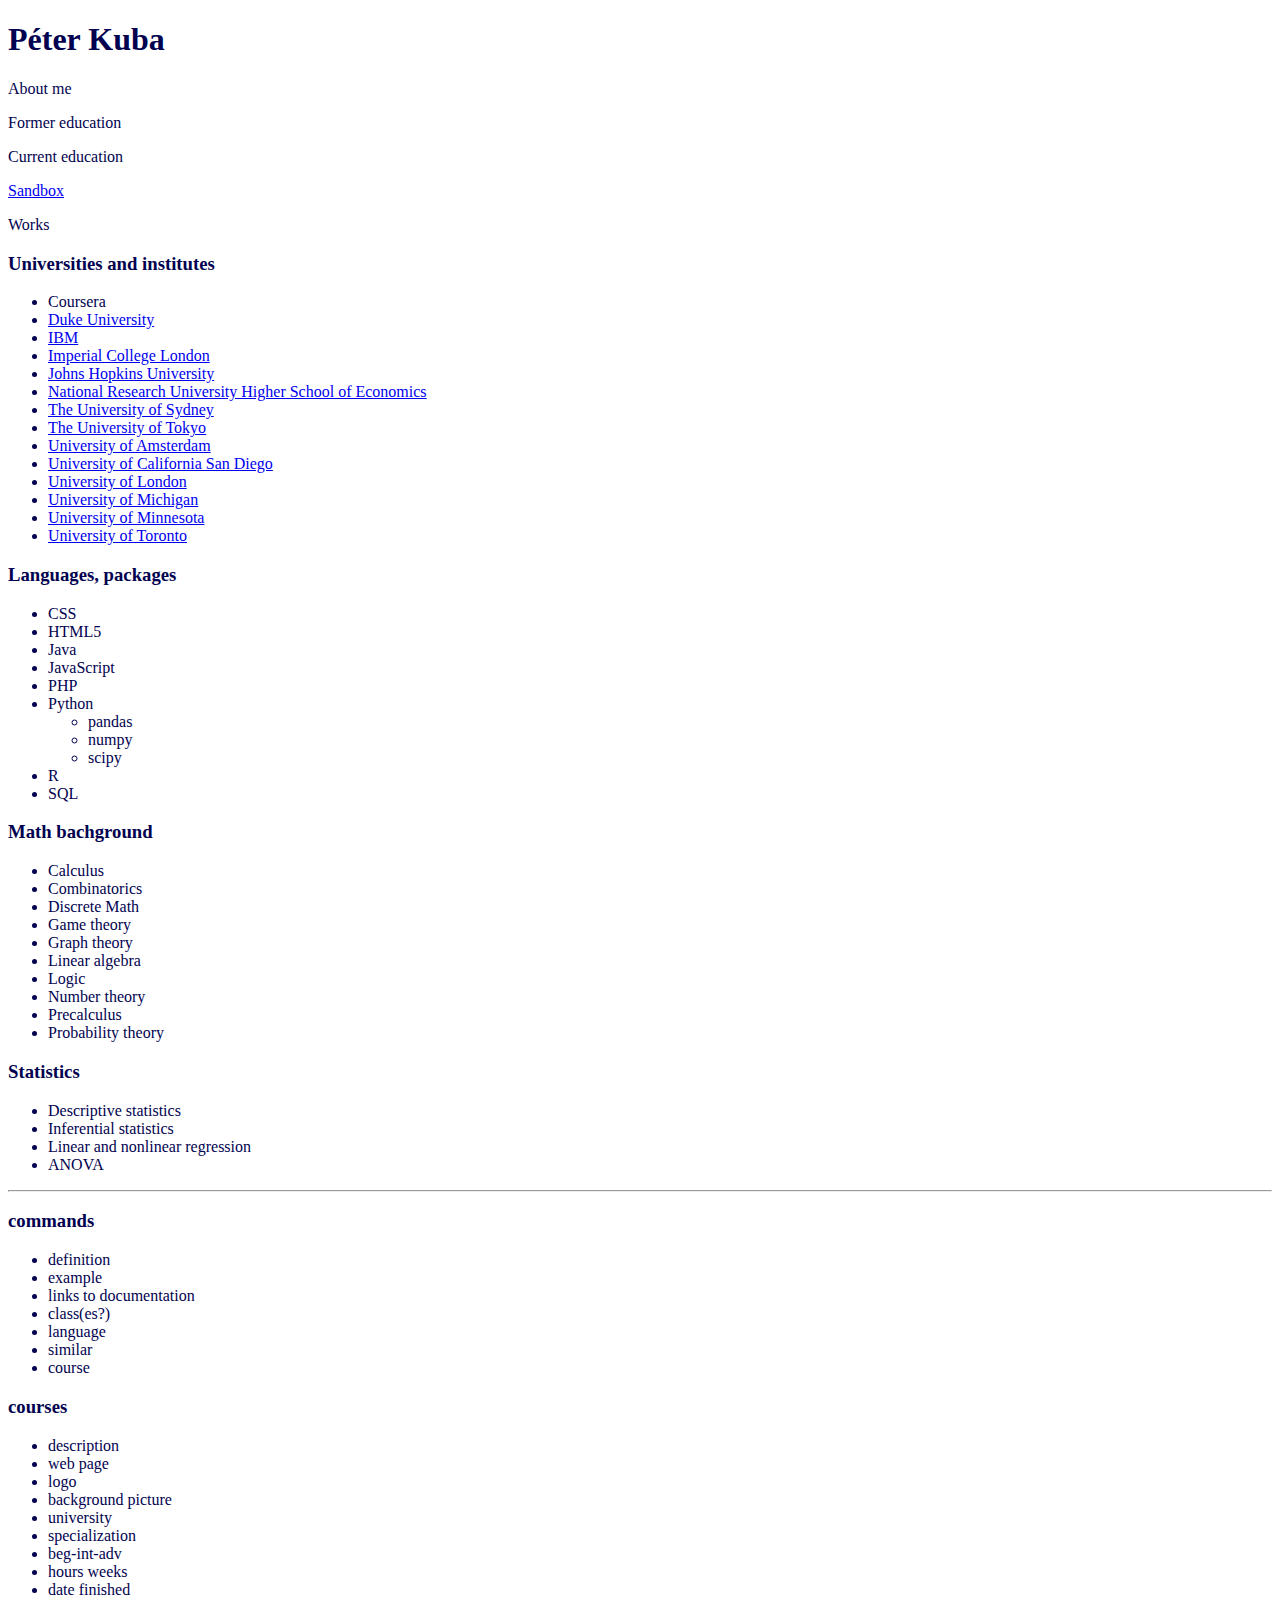
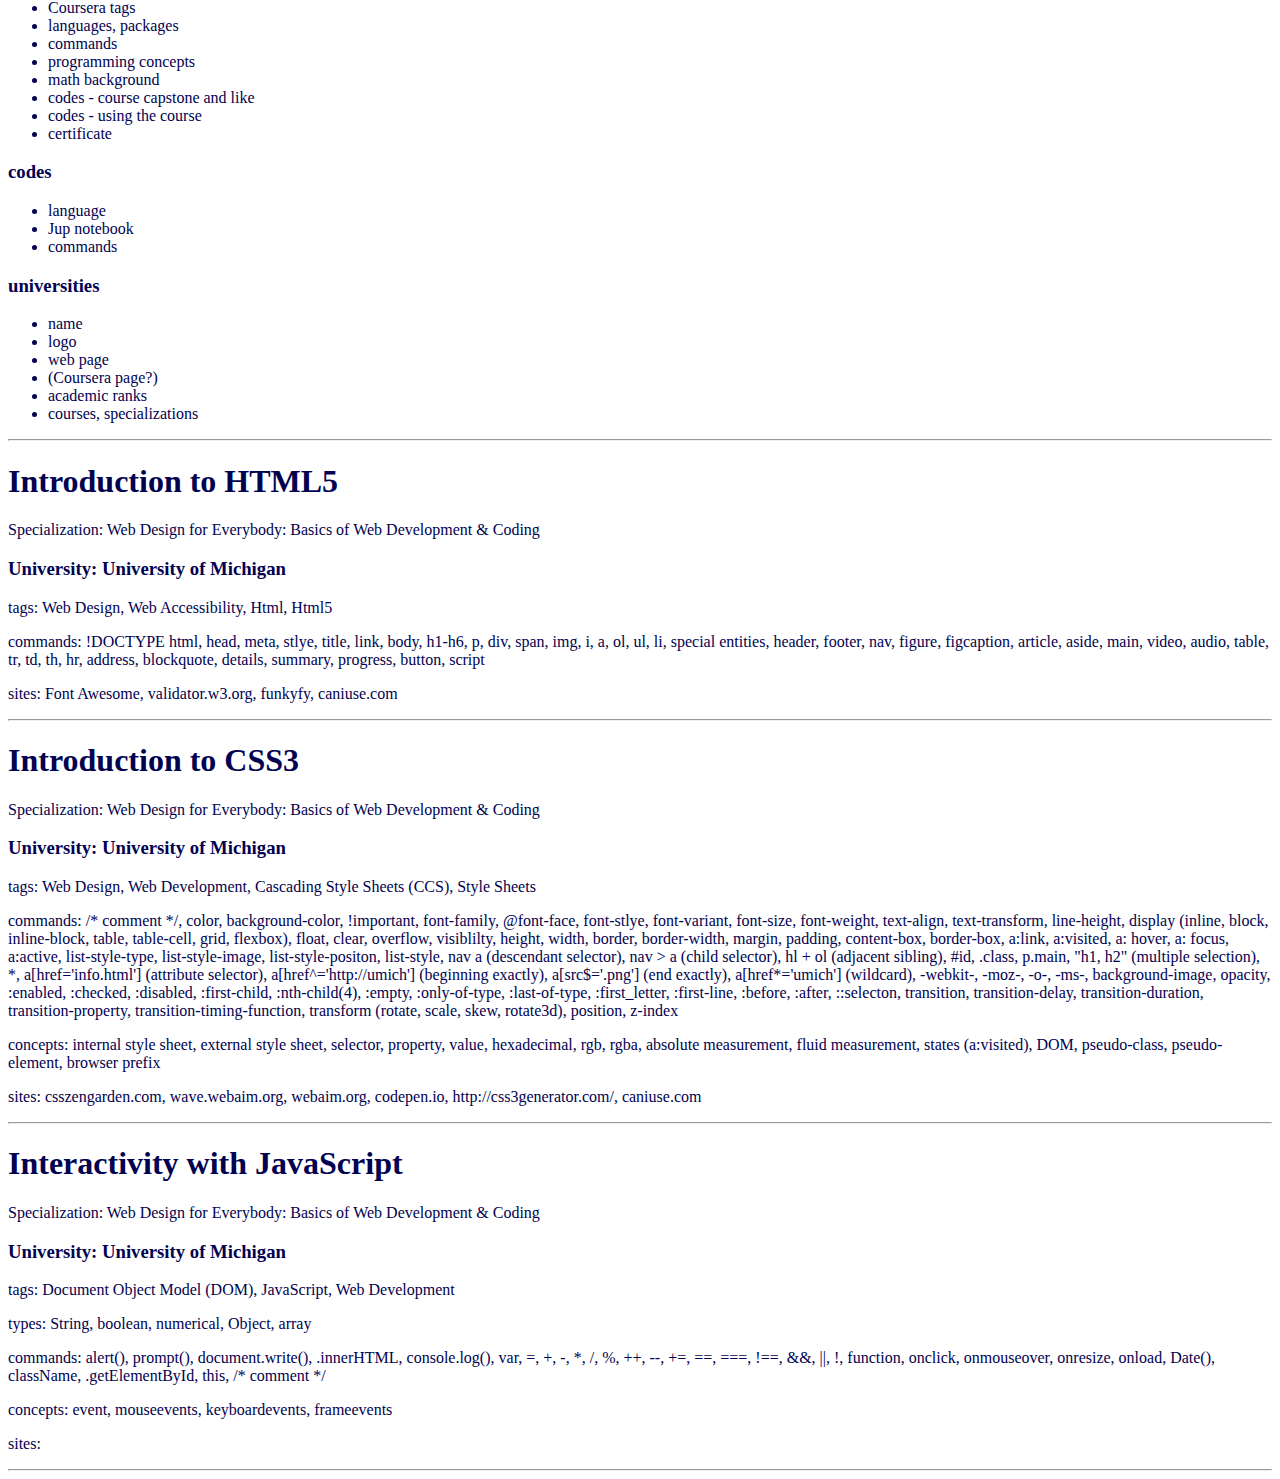
<file: index.html>
<!DOCTYPE html>
<html lang="en">
<head>
 <meta charset="UTF-8">
 <meta name="viewport" content="width=device-width, initial-scale=1.0">
 <title>Péter Kuba CV Homepage</title>
 <link rel="stylesheet" href="styles/style.css"> 
</head>

<body>
 
<h1>Péter Kuba</h1>

<nav>
 <p>About me</p>
 <p>Former education</p>
 <p>Current education</p>
 <p><a href="sandbox.html">Sandbox</a></p>
 <p>Works</p>
</nav>

<article>
 <h3>Universities and institutes</h3> 
 <ul>
  <li>Coursera</li>
  <li><a href="https://www.coursera.org/duke", target = _blank>Duke University</a></li>
  <li><a href="https://www.coursera.org/ibm", target = _blank>IBM</a></li>
  <li><a href="https://www.coursera.org/imperial", target = _blank>Imperial College London</a></li>
  <li><a href="https://www.coursera.org/jhu", target = _blank>Johns Hopkins University</a></li>
  <li><a href="https://www.coursera.org/hse", target = _blank>National Research University Higher School of Economics</a></li>
  <li><a href="https://www.coursera.org/sydney", target = _blank>The University of Sydney</a></li>
  <li><a href="https://www.coursera.org/utokyo", target = _blank>The University of Tokyo</a></li>
  <li><a href="https://www.coursera.org/amsterdam", target = _blank>University of Amsterdam</a></li>
  <li><a href="https://www.coursera.org/ucsd", target = _blank>University of California San Diego</a></li>
  <li><a href="https://www.coursera.org/london", target = _blank>University of London</a></li>
  <li><a href="https://www.coursera.org/umich", target = _blank>University of Michigan</a></li>
  <li><a href="https://www.coursera.org/minnesota", target = _blank>University of Minnesota</a></li>
  <li><a href="https://www.coursera.org/utoronto", target = _blank>University of Toronto</a></li>

 </ul>
</article>

<article>
 <h3>Languages, packages</h3> 
 <ul>
  <li>CSS</li>
  <li>HTML5</li>
  <li>Java</li>
  <li>JavaScript</li>
  <li>PHP</li>
  <li>Python
   <ul>
    <li>pandas</li>
    <li>numpy</li>
    <li>scipy</li>
   </ul>
  </li>
  <li>R</li>
  <li>SQL</li>

 </ul>
</article>

<article>
 <h3>Math bachground</h3> 
 <ul>
  <li>Calculus</li>
  <li>Combinatorics</li>
  <li>Discrete Math</li>
  <li>Game theory</li>
  <li>Graph theory</li>
  <li>Linear algebra</li>
  <li>Logic</li>
  <li>Number theory</li>
  <li>Precalculus</li>
  <li>Probability theory</li>

 </ul>
</article>

<article>
 <h3>Statistics</h3> 
 <ul>
  <li>Descriptive statistics</li>
  <li>Inferential statistics</li>
  <li>Linear and nonlinear regression</li>
  <li>ANOVA</li>

 </ul>
</article>

<hr>

<article>
 <h3>commands</h3> 
 <ul>
  <li>definition</li>
  <li>example</li>
  <li>links to documentation</li>
  <li>class(es?)</li>
  <li>language</li>
  <li>similar</li>
  <li>course</li>


 </ul>
</article>

<article>
 <h3>courses</h3> 
 <ul>
  <li>description</li>
  <li>web page</li>
  <li>logo</li>
  <li>background picture</li>
  <li>university</li>
  <li>specialization</li>
  <li>beg-int-adv</li>
  <li>hours weeks</li>
  <li>date finished</li>
  <li>Coursera tags</li>
  <li>languages, packages</li>
  <li>commands</li>
  <li>programming concepts</li>
  <li>math background</li>
  <li>codes - course capstone and like</li>
  <li>codes - using the course</li>
  <li>certificate</li>


 </ul>
</article>

<article>
 <h3>codes</h3> 
 <ul>
  <li>language</li>
  <li>Jup notebook</li>
  <li>commands</li>

 </ul>
</article>

<article>
 <h3>universities</h3> 
 <ul>
  <li>name</li>
  <li>logo</li>
  <li>web page</li>
  <li>(Coursera page?)</li>
  <li>academic ranks</li>
  <li>courses, specializations</li>


 </ul>
</article>

<hr>

<article>
 <h1>Introduction to HTML5</h1>
 <p>Specialization: Web Design for Everybody: Basics of Web Development & Coding</p>
 <h3>University: University of Michigan</h3>

 <p>tags: Web Design, Web Accessibility, Html, Html5</p> 
 <p>commands: !DOCTYPE html, head, meta, stlye, title, link, 
  body, h1-h6, p, div, 
  span, img, i, a, ol, ul, li, special entities, header, footer, nav, 
  figure, figcaption, article, aside, main, video, audio, 
  table, tr, td, th, hr, address, blockquote, details, summary, 
  progress, button, script
</p>
 <p>sites: Font Awesome,  validator.w3.org, funkyfy, caniuse.com</p>
</article>

<hr>

<article>
  <h1>Introduction to CSS3</h1>
  <p>Specialization: Web Design for Everybody: Basics of Web Development & Coding</p>
  <h3>University: University of Michigan</h3>
 
  <p>tags: Web Design, Web Development, Cascading Style Sheets (CCS), Style Sheets</p> 
  <p>commands: /* comment */, color, background-color, !important,
    font-family, @font-face, font-stlye, font-variant, font-size, font-weight, 
    text-align, text-transform, line-height, display (inline, block,
    inline-block, table, table-cell, grid, flexbox), float, clear, 
    overflow, visiblilty, height, width, border, border-width, margin, 
    padding, content-box, border-box, a:link, a:visited, a: hover, 
    a: focus, a:active, list-style-type, list-style-image, 
    list-style-positon, list-style, nav a (descendant selector), 
    nav > a (child selector), hl + ol (adjacent sibling), #id, .class, 
    p.main, "h1, h2" (multiple selection), *, 
    a[href='info.html'] (attribute selector), 
    a[href^='http://umich'] (beginning exactly), 
    a[src$='.png'] (end exactly), a[href*='umich'] (wildcard), -webkit-, 
    -moz-, -o-, -ms-, background-image, opacity, :enabled, :checked, 
    :disabled, :first-child, :nth-child(4), :empty, :only-of-type, 
    :last-of-type, :first_letter, :first-line, :before, :after, 
    ::selecton, transition, transition-delay, transition-duration, 
    transition-property, transition-timing-function, 
    transform (rotate, scale, skew, rotate3d), position, z-index

 </p>
  <p>concepts: internal style sheet, external style sheet, 
    selector, property, value,  hexadecimal, rgb, rgba, 
    absolute measurement, fluid measurement, states (a:visited), DOM, 
    pseudo-class, pseudo-element, browser prefix
  </p>
  <p>sites: csszengarden.com, wave.webaim.org, webaim.org, codepen.io, 
   http://css3generator.com/, caniuse.com
 </p>
 </article>

<hr>

<article>
  <h1>Interactivity with JavaScript</h1>
  <p>Specialization: Web Design for Everybody: Basics of Web Development & Coding</p>
  <h3>University: University of Michigan</h3>
 
  <p>tags: Document Object Model (DOM), JavaScript, Web Development</p> 
  <p>types: String, boolean, numerical, Object, array</p>
  <p>commands: alert(), prompt(), document.write(), .innerHTML, 
    console.log(), var, =, +, -, *, /, %, ++, --, +=, ==, ===, !==, 
    &amp&amp, ||, !, function, onclick, onmouseover, onresize, onload, 
    Date(), className, .getElementById, this, /* comment */</p>
  <p>concepts: event, mouseevents, keyboardevents, frameevents</p>
  <p>sites: </p>
 </article>
 
 <hr>

</body>
</html>
</file>
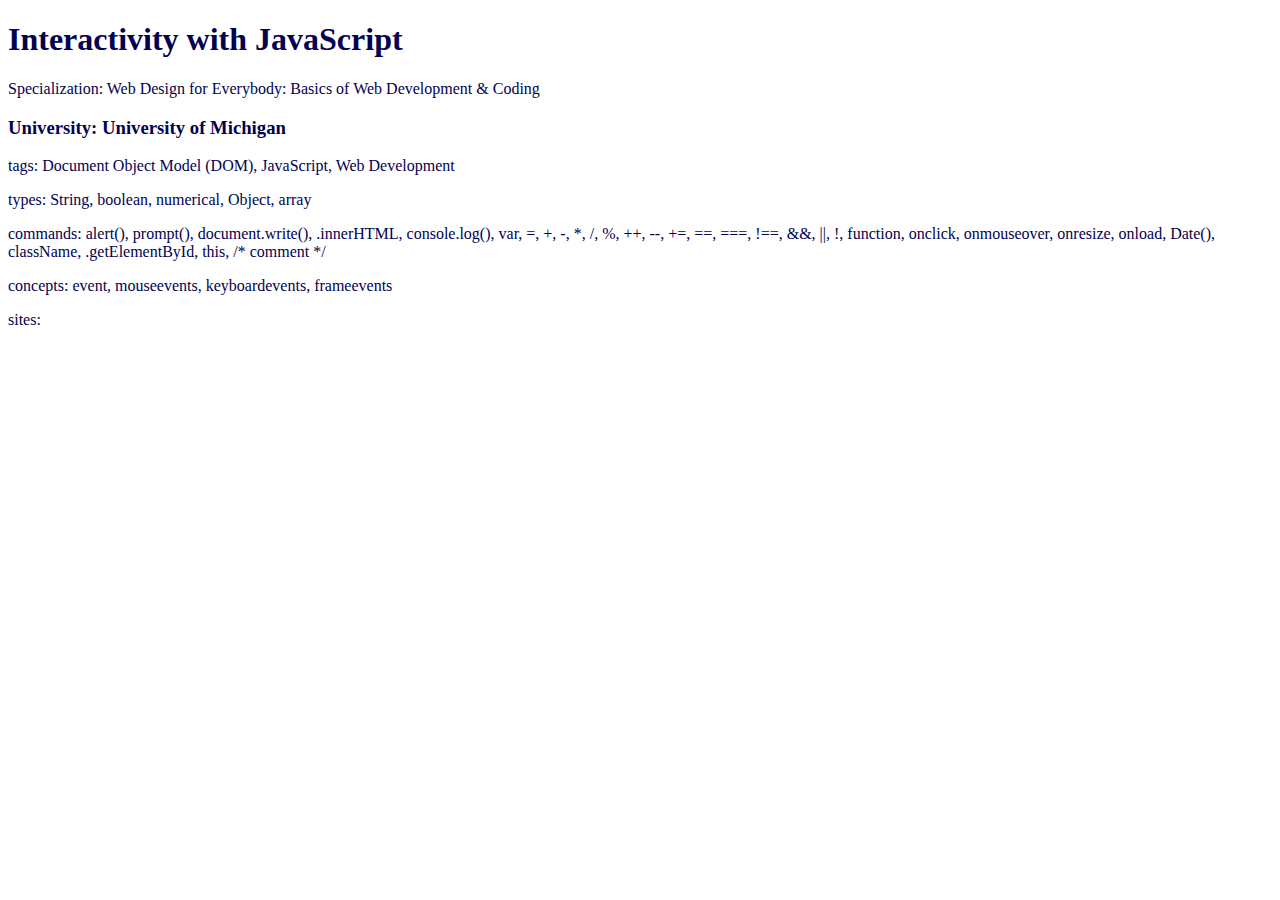
<file: course.html>
<!DOCTYPE html>
<html lang="en">
<head>
 <meta charset="UTF-8">
 <meta name="viewport" content="width=device-width, initial-scale=1.0">
 <title>Péter Kuba CV Homepage</title>
 <link rel="stylesheet" href="styles/style.css"> 
 <script src="/js/sandbox.js"></script>
</head>

<body>

 <article>
  <h1>Interactivity with JavaScript</h1>
  <p>Specialization: Web Design for Everybody: Basics of Web Development & Coding</p>
  <h3>University: University of Michigan</h3>
 
  <p>tags: Document Object Model (DOM), JavaScript, Web Development</p> 
  <p>types: String, boolean, numerical, Object, array</p>
  <p>commands: alert(), prompt(), document.write(), .innerHTML, 
    console.log(), var, =, +, -, *, /, %, ++, --, +=, ==, ===, !==, 
    &amp&amp, ||, !, function, onclick, onmouseover, onresize, onload, 
    Date(), className, .getElementById, this, /* comment */</p>
  <p>concepts: event, mouseevents, keyboardevents, frameevents</p>
  <p>sites: </p>
 </article>
 
</body>
</html>
</file>
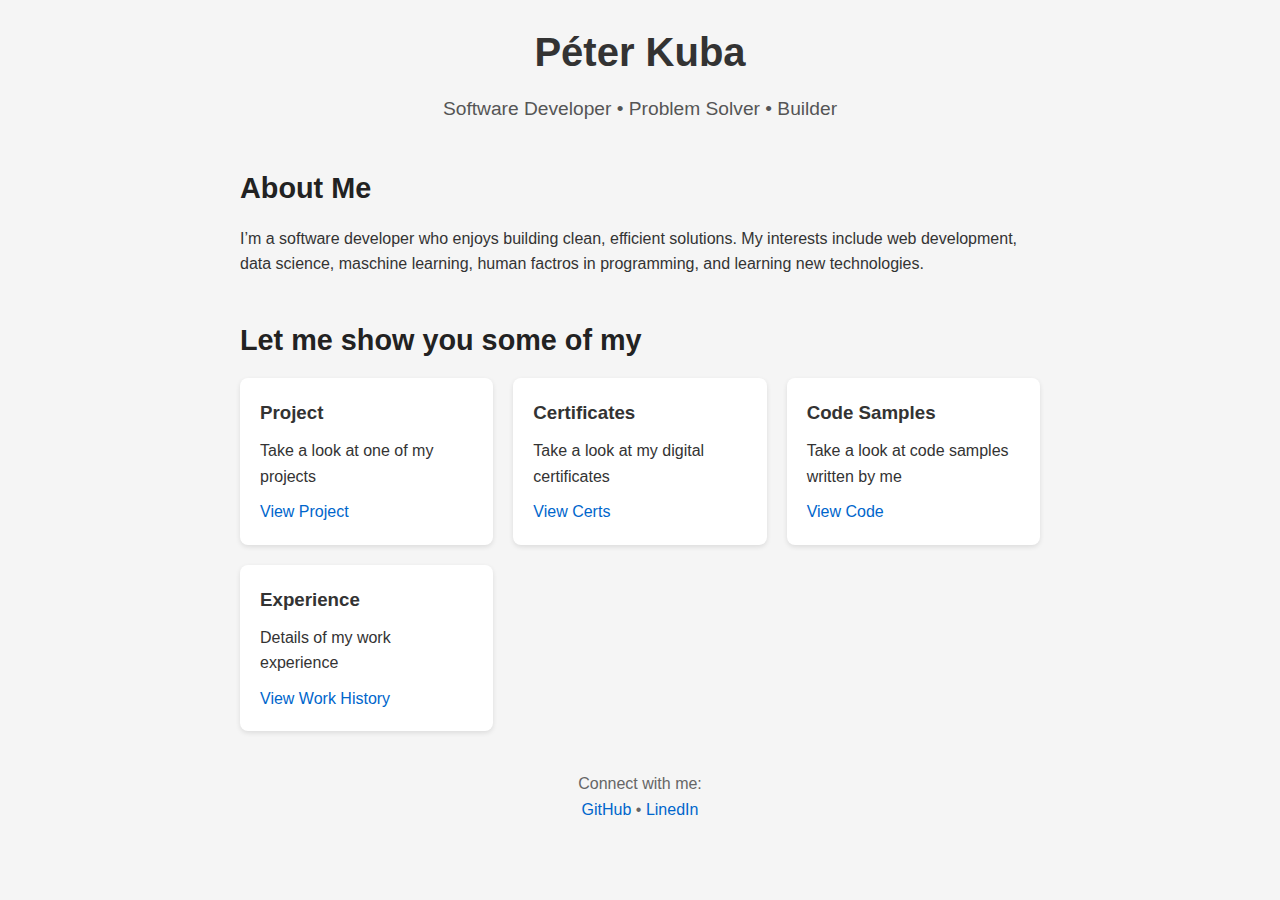
<file: front.html>
<!DOCTYPE html>
<html lang="en">
<head>
    <meta charset="UTF-8">
    <meta name="viewport" content="width=device-width, initial-scale=1.0">
    <title>Software Developer Portfolio</title>
    <link rel="stylesheet" href="style_front.css">
</head>
<body>

    <header>
        <h1>Péter Kuba</h1>
        <p>Software Developer • Problem Solver • Builder</p>
    </header>

    <section class="about">
        <h2>About Me</h2>
        <p>
            I’m a software developer who enjoys building clean, efficient solutions.
            My interests include web development, data science, maschine learning, 
            human factros in programming, and learning new technologies.
        </p>
    </section>

    <section class="projects">
        <h2>Let me show you some of my </h2>

        <div class="project-grid">

            <div class="project-card">
                <h3>Project </h3>
                <p>Take a look at one of my projects</p>
                <a href="#" target="_blank">View Project</a>
            </div>

            <div class="project-card">
                <h3>Certificates</h3>
                <p>Take a look at my digital certificates</p>
                <a href="#" target="_blank">View Certs</a>
            </div>

            <div class="project-card">
                <h3>Code Samples</h3>
                <p>Take a look at code samples written by me</p>
                <a href="#" target="_blank">View Code</a>
            </div>

            <div class="project-card">
                <h3>Experience</h3>
                <p>Details of my work experience</p>
                <a href="#" target="_blank">View Work History</a>
            </div>

        </div>
    </section>

    <footer>
        <p>Connect with me:</p>
        <p>
            <a href="https://github.com/kubapeter" target="_blank">GitHub</a> •
            <a href="https://github.com/kubapeter">LinedIn</a>
        </p>
    </footer>

</body>
</html>
</file>
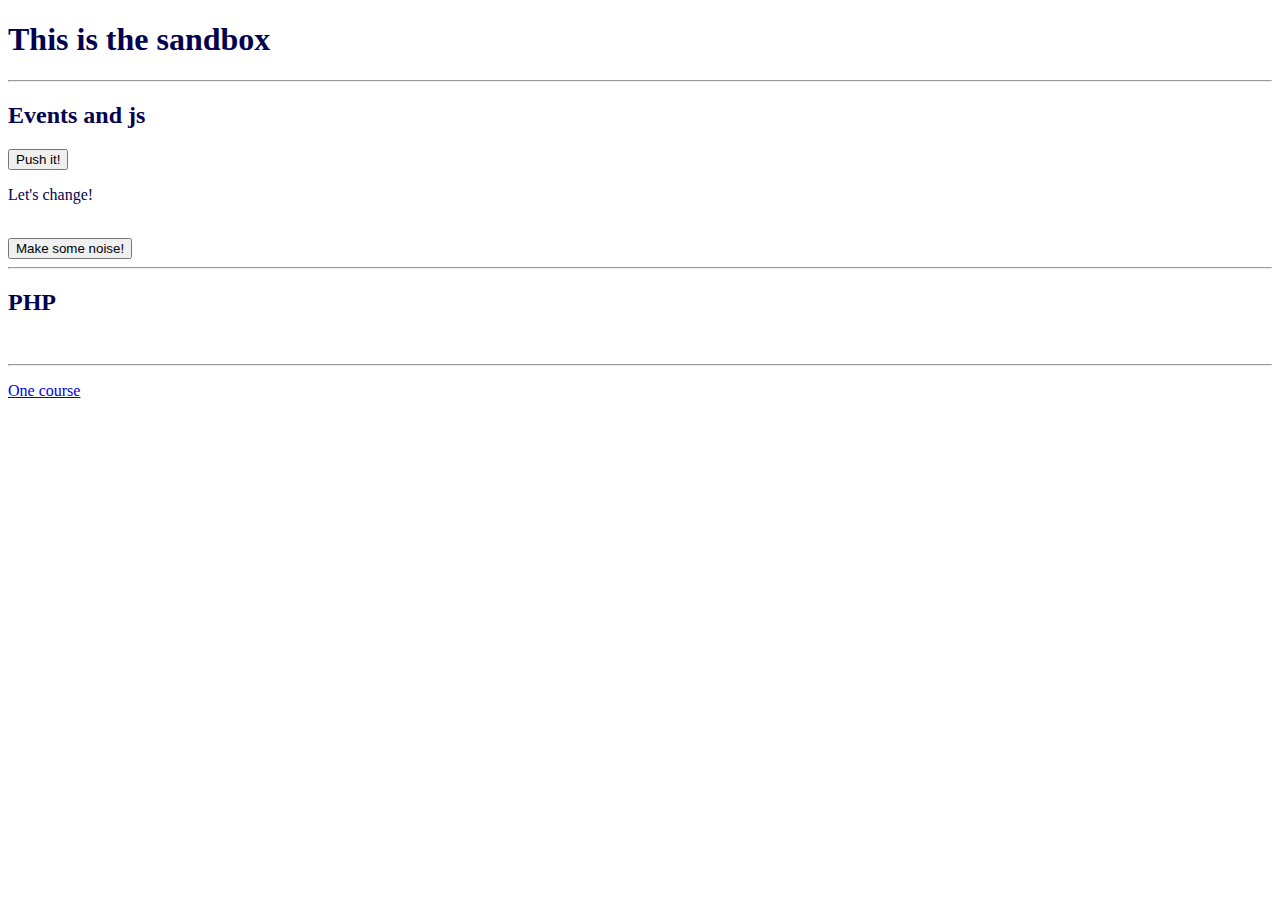
<file: sandbox.html>
<!DOCTYPE html>
<html lang="en">
<head>
 <meta charset="UTF-8">
 <meta name="viewport" content="width=device-width, initial-scale=1.0">
 <title>Péter Kuba CV Homepage</title>
 <link rel="stylesheet" href="styles/style.css"> 
 <script src="/js/sandbox.js"></script>
</head>

<body>
 
<h1>This is the sandbox</h1>
<hr>
 <h2>Events and js</h2>
  <button onclick = "change()" id = 'push'>Push it!</button>
  <p>Let's change!</p>
  <audio id = 'glass' preload=auto src="https://sounds-mp3.com/mp3/0000165.mp3"></audio>
  <br>
  <button onclick = "sound()">Make some noise!</button>

<hr>

<h2>PHP</h2>
<pre>
 <?php include 'check_php.php';?>
</pre>

<hr>

<p><a href="course.html">One course</a></p>

</body>
</html>
</file>
<file: styles/style.css>
body{
 color: #020250;
 background-color:#FFFFFF;
 font-family: Times, Arial, Cursive;
}
</file>
<file: style_front.css>
/* Basic reset */
* {
    margin: 0;
    padding: 0;
    box-sizing: border-box;
}

body {
    font-family: Arial, sans-serif;
    line-height: 1.6;
    background: #f5f5f5;
    color: #333;
    padding: 20px;
}

/* Header */
header {
    text-align: center;
    margin-bottom: 40px;
}

header h1 {
    font-size: 2.5rem;
    margin-bottom: 10px;
}

header p {
    font-size: 1.2rem;
    color: #555;
}

/* Sections */
section {
    max-width: 800px;
    margin: 0 auto 40px auto;
}

h2 {
    margin-bottom: 15px;
    font-size: 1.8rem;
    color: #222;
}

/* Projects grid */
.project-grid {
    display: grid;
    grid-template-columns: repeat(auto-fit, minmax(220px, 1fr));
    gap: 20px;
}

.project-card {
    background: white;
    padding: 20px;
    border-radius: 8px;
    box-shadow: 0 2px 5px rgba(0,0,0,0.1);
}

.project-card h3 {
    margin-bottom: 10px;
}

.project-card a {
    display: inline-block;
    margin-top: 10px;
    color: #0066cc;
    text-decoration: none;
}

.project-card a:hover {
    text-decoration: underline;
}

/* Footer */
footer {
    text-align: center;
    margin-top: 40px;
    color: #666;
}

footer a {
    color: #0066cc;
    text-decoration: none;
}

footer a:hover {
    text-decoration: underline;
}
</file>
